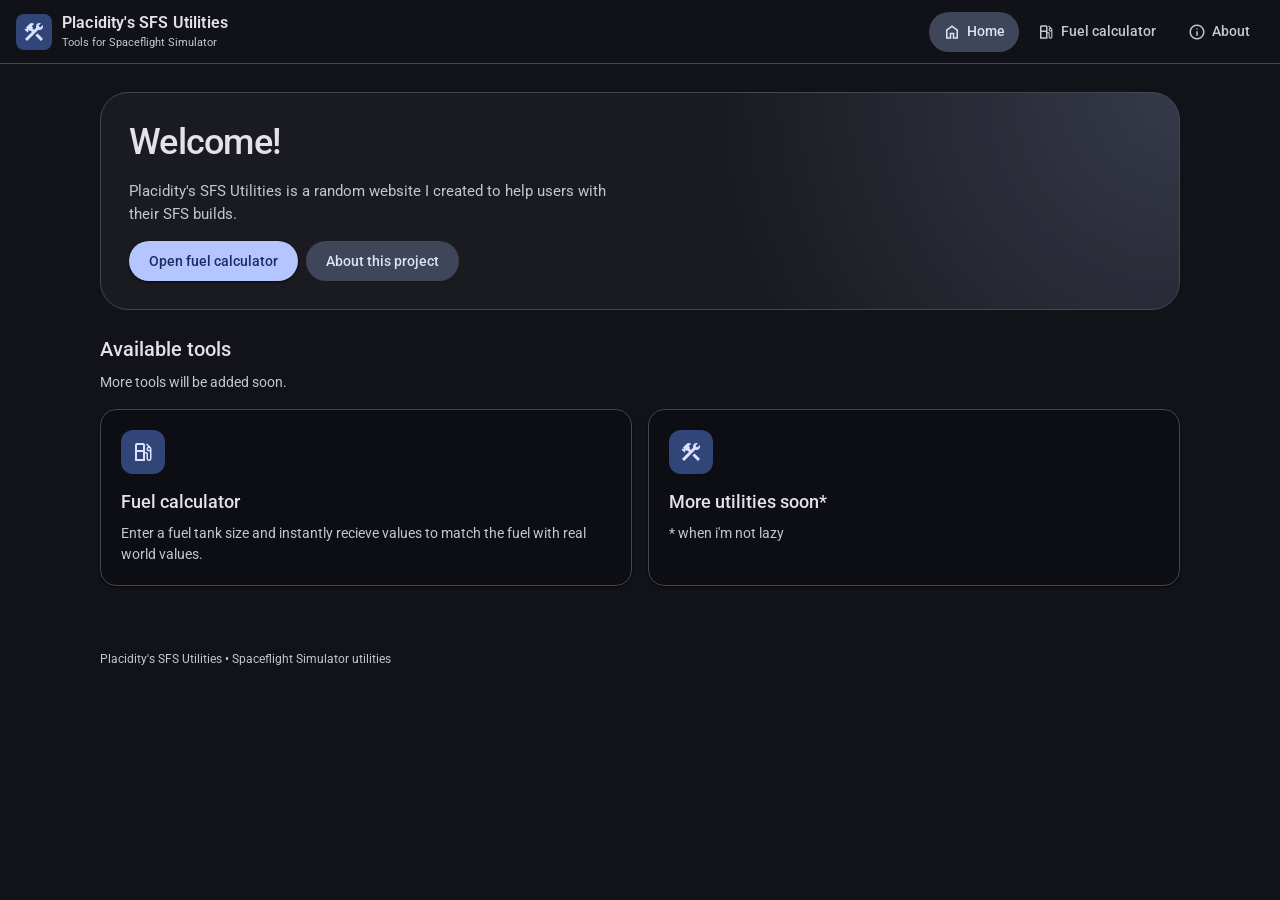
<file: index.html>
<!DOCTYPE html>
<html lang="en">
<head>
  <meta charset="UTF-8" />
  <meta name="viewport" content="width=device-width, initial-scale=1" />
  <title>Placidity's SFS Utilities</title>
  <meta name="description" content="Friendly tools for Spaceflight Simulator. Start with the fuel calculator, then explore more utilities as they land." />
  <link rel="preconnect" href="https://fonts.googleapis.com" />
  <link rel="preconnect" href="https://fonts.gstatic.com" crossorigin />
  <link href="https://fonts.googleapis.com/css2?family=Roboto:wght@400;500;700&family=Roboto+Mono:wght@400;500&display=swap" rel="stylesheet" />
  <link href="https://fonts.googleapis.com/css2?family=Material+Symbols+Outlined:opsz,wght,FILL,GRAD@24,400,0,0" rel="stylesheet" />
  <link rel="stylesheet" href="assets/css/md3.css" />
</head>
<body data-page="home">
  <div data-module="navbar"></div>

  <main class="page">
    <section class="hero">
      <h1>Welcome!</h1>
      <p>
        Placidity's SFS Utilities is a random website I created to help users with their SFS builds.
      </p>
      <div class="button-row">
        <a class="btn btn-filled" href="fuel-calculator.html">Open fuel calculator</a>
        <a class="btn btn-tonal" href="about.html">About this project</a>
      </div>
    </section>

    <section>
      <h2 class="section-title">Available tools</h2>
      <p class="section-copy">More tools will be added soon.</p>
      <div class="card-grid">
        <a class="card interactive card-link" href="fuel-calculator.html">
          <div class="card-icon material-symbols-outlined">local_gas_station</div>
          <h3>Fuel calculator</h3>
          <p>
            Enter a fuel tank size and instantly recieve values to match the fuel with real world values.
          </p>
        </a>
        <div class="card">
          <div class="card-icon material-symbols-outlined">construction</div>
          <h3>More utilities soon*</h3>
          <p>
            * when i'm not lazy
          </p>
        </div>
      </div>
    </section>
  </main>

  <div data-module="footer"></div>

  <script src="assets/js/site.js"></script>
</body>
</html>
</file>
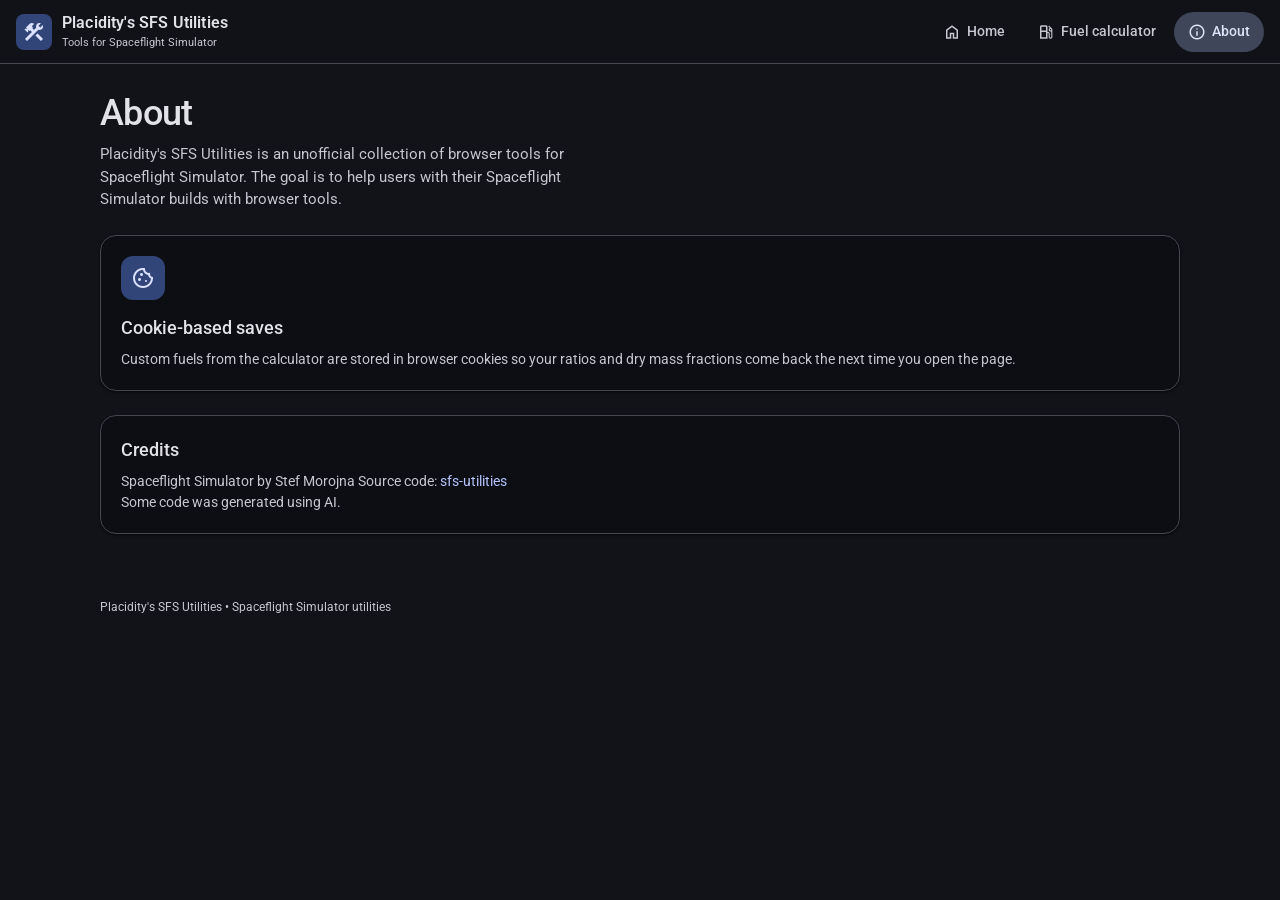
<file: about.html>
<!DOCTYPE html>
<html lang="en">
<head>
  <meta charset="UTF-8" />
  <meta name="viewport" content="width=device-width, initial-scale=1" />
  <title>About · Placidity's SFS Utilities</title>
  <meta name="description" content="About Placidity's SFS Utilities, an unofficial toolkit for Spaceflight Simulator." />
  <link rel="preconnect" href="https://fonts.googleapis.com" />
  <link rel="preconnect" href="https://fonts.gstatic.com" crossorigin />
  <link href="https://fonts.googleapis.com/css2?family=Roboto:wght@400;500;700&family=Roboto+Mono:wght@400;500&display=swap" rel="stylesheet" />
  <link href="https://fonts.googleapis.com/css2?family=Material+Symbols+Outlined:opsz,wght,FILL,GRAD@24,400,0,0" rel="stylesheet" />
  <link rel="stylesheet" href="assets/css/md3.css" />
</head>
<body data-page="about">
  <div data-module="navbar"></div>

  <main class="page">
    <header class="page-header">
      <h1>About</h1>
      <p class="lede">
        Placidity's SFS Utilities is an unofficial collection of browser tools for Spaceflight Simulator.
        The goal is to help users with their Spaceflight Simulator builds with browser tools.
      </p>
    </header>

      <article class="card">
        <div class="card-icon material-symbols-outlined">cookie</div>
        <h3>Cookie-based saves</h3>
        <p>
          Custom fuels from the calculator are stored in browser cookies so your ratios and dry mass fractions come back
          the next time you open the page.
        </p>
      </article>

    <section class="card" style="margin-top: 24px;">
      <h2 class="section-title">Credits</h2>
      <p class="section-copy">
        Spaceflight Simulator by Stef Morojna
        Source code: <a href="https://github.com/MartWaterimp/sfs-utilities" target="_blank" rel="noreferrer">sfs-utilities</a>
      </p>
      <p class="section-copy" style="margin-bottom: 0;">
        Some code was generated using AI.
      </p>
    </section>
  </main>

  <div data-module="footer"></div>

  <script src="assets/js/site.js"></script>
</body>
</html>
</file>
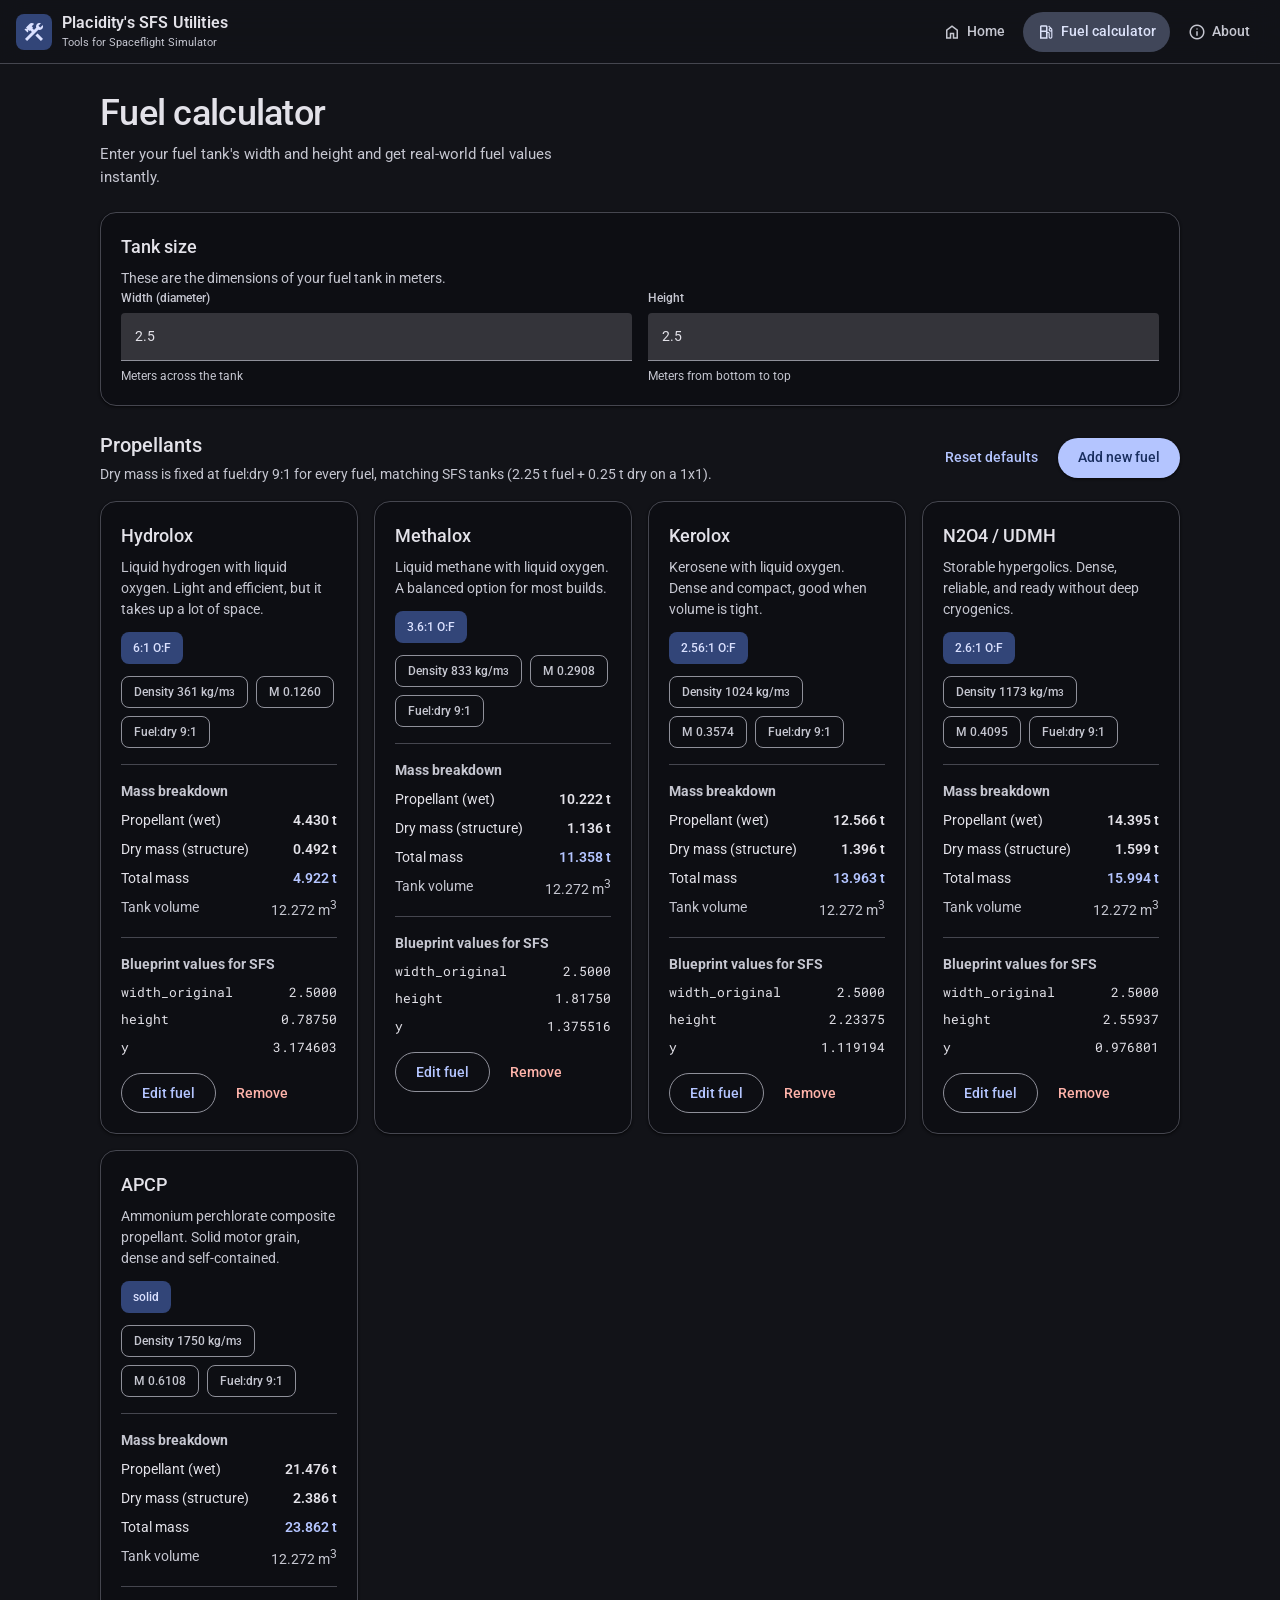
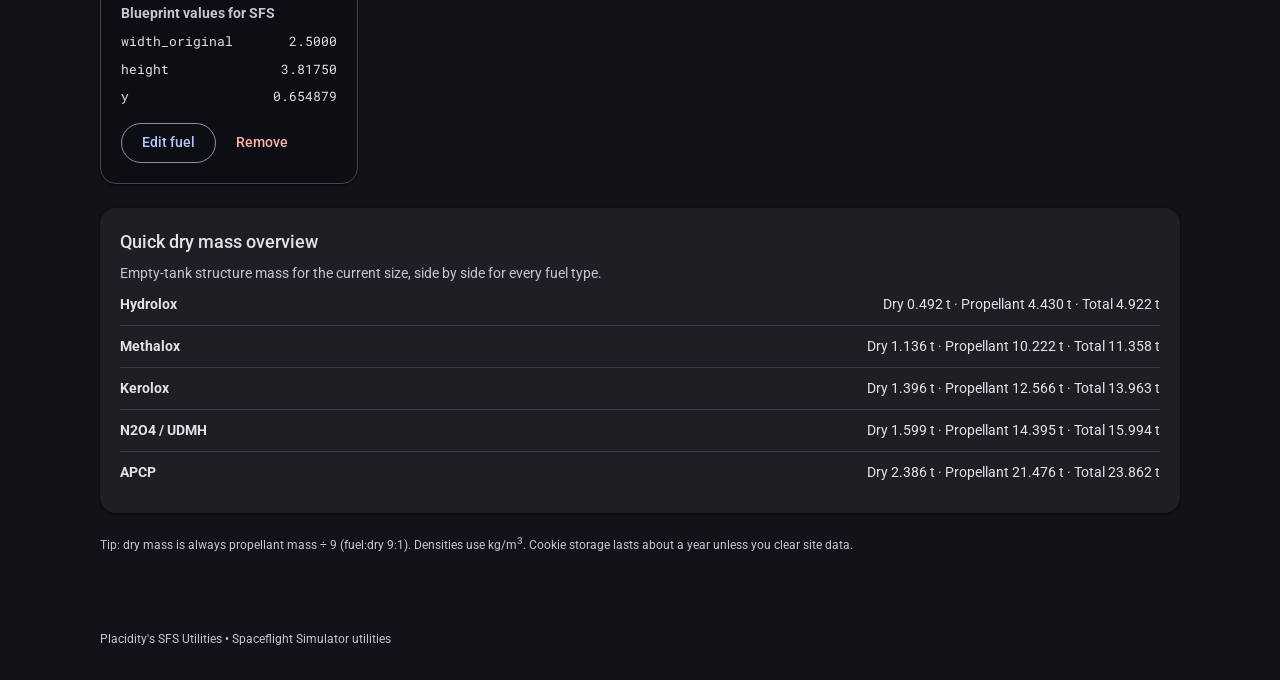
<file: fuel-calculator.html>
<!DOCTYPE html>
<html lang="en">
<head>
  <meta charset="UTF-8" />
  <meta name="viewport" content="width=device-width, initial-scale=1" />
  <title>Fuel Calculator · Placidity's SFS Utilities</title>
  <meta name="description" content="Customize Spaceflight Simulator fuel ratios, densities, and dry mass. Save your propellant list with cookies." />
  <link rel="preconnect" href="https://fonts.googleapis.com" />
  <link rel="preconnect" href="https://fonts.gstatic.com" crossorigin />
  <link href="https://fonts.googleapis.com/css2?family=Roboto:wght@400;500;700&family=Roboto+Mono:wght@400;500&display=swap" rel="stylesheet" />
  <link href="https://fonts.googleapis.com/css2?family=Material+Symbols+Outlined:opsz,wght,FILL,GRAD@24,400,0,0" rel="stylesheet" />
  <link rel="stylesheet" href="assets/css/md3.css" />
</head>
<body data-page="fuel">
  <div data-module="navbar"></div>

  <main class="page">
    <header class="page-header">
      <h1>Fuel calculator</h1>
      <p class="lede">
        Enter your fuel tank's width and height and get real-world fuel values instantly.
      </p>
    </header>

    <section class="card" style="margin-bottom: 24px;">
      <h2 class="section-title">Tank size</h2>
      <p class="section-copy">These are the dimensions of your fuel tank in meters.</p>
      <div class="field-grid">
        <div class="field">
          <label for="tank-width">Width (diameter)</label>
          <input id="tank-width" type="number" min="0" step="0.1" value="2.5" />
          <span class="hint">Meters across the tank</span>
        </div>
        <div class="field">
          <label for="tank-height">Height</label>
          <input id="tank-height" type="number" min="0" step="0.1" value="2.5" />
          <span class="hint">Meters from bottom to top</span>
        </div>
      </div>
    </section>

    <section>
      <div class="toolbar">
        <div>
          <h2 class="section-title" style="margin-bottom: 4px;">Propellants</h2>
          <p class="section-copy" style="margin: 0;">
            Dry mass is fixed at fuel:dry 9:1 for every fuel, matching SFS tanks (2.25 t fuel + 0.25 t dry on a 1x1).
          </p>
        </div>
        <div class="button-row">
          <button type="button" class="btn btn-text" id="reset-fuels-btn">Reset defaults</button>
          <button type="button" class="btn btn-filled" id="add-fuel-btn">Add new fuel</button>
        </div>
      </div>

      <div id="fuel-empty" class="empty-state" hidden>
        No fuels left. Hit "Add new fuel" or "Reset defaults" to bring the list back.
      </div>
      <div id="fuel-grid" class="card-grid"></div>
    </section>

    <section class="card overview">
      <h2 class="section-title">Quick dry mass overview</h2>
      <p class="section-copy">
        Empty-tank structure mass for the current size, side by side for every fuel type.
      </p>
      <div id="dry-overview"></div>
    </section>

    <p class="muted" style="margin-top: 20px; font-size: 12px;">
      Tip: dry mass is always propellant mass ÷ 9 (fuel:dry 9:1). Densities use kg/m<sup>3</sup>.
      Cookie storage lasts about a year unless you clear site data.
    </p>
  </main>

  <div data-module="footer"></div>

  <div class="dialog-backdrop" id="fuel-dialog" aria-hidden="true">
    <div class="dialog" role="dialog" aria-modal="true" aria-labelledby="fuel-dialog-title">
      <h2 id="fuel-dialog-title">Add a new fuel</h2>
      <form id="fuel-form">
        <div class="field-grid">
          <div class="field" style="grid-column: 1 / -1;">
            <label for="fuel-name">Fuel name</label>
            <input id="fuel-name" name="name" type="text" placeholder="e.g. Hydrolox" required />
          </div>
          <div class="field" style="grid-column: 1 / -1;">
            <label for="fuel-description">Short description</label>
            <textarea id="fuel-description" name="description" placeholder="What makes this mix special?"></textarea>
          </div>
          <div class="field" style="grid-column: 1 / -1;">
            <label style="display:flex; align-items:center; gap:8px; cursor:pointer;">
              <input id="fuel-solid" name="solid" type="checkbox" />
              Solid propellant (no O:F ratio)
            </label>
          </div>
          <div class="field">
            <label for="fuel-oxidizer">Oxidizer parts</label>
            <input id="fuel-oxidizer" name="oxidizer" type="number" step="0.01" value="2.5" />
            <span class="hint">Left side of the O:F ratio</span>
          </div>
          <div class="field">
            <label for="fuel-fuel">Fuel parts</label>
            <input id="fuel-fuel" name="fuel" type="number" step="0.01" value="1" required />
            <span class="hint">Right side of the O:F ratio</span>
          </div>
          <div class="field" style="grid-column: 1 / -1;">
            <span class="hint">Mixture ratio preview: <strong id="ratio-preview">2.5:1</strong> (oxidizer : fuel)</span>
          </div>
          <div class="field">
            <label for="fuel-density">Density (kg/m<sup>3</sup>)</label>
            <input id="fuel-density" name="density" type="number" step="1" value="1000" required />
            <span class="hint">Bulk density of the propellant</span>
          </div>
          <div class="field">
            <label for="fuel-m">Mass constant (M)</label>
            <input id="fuel-m" name="M" type="number" step="0.0001" value="0.35" required />
            <span class="hint">Used for SFS blueprint mass scaling</span>
          </div>
          <div class="field" style="grid-column: 1 / -1;">
            <span class="hint">Dry mass is locked to fuel:dry 9:1 for all fuels (SFS tank rule).</span>
          </div>
        </div>
        <div class="dialog-actions">
          <button type="button" class="btn btn-text" id="fuel-cancel-btn">Cancel</button>
          <button type="submit" class="btn btn-filled" id="fuel-save-btn">Save fuel</button>
        </div>
      </form>
    </div>
  </div>

  <script src="assets/js/cookies.js"></script>
  <script src="assets/js/site.js"></script>
  <script src="assets/js/fuel-calculator.js"></script>
</body>
</html>
</file>
<file: assets/css/md3.css>
/* Placidity's SFS Utilities - Material Design 3 */
:root {
  /* Material Design 3 dark theme */
  --md-sys-color-primary: #b4c5ff;
  --md-sys-color-on-primary: #1a2f60;
  --md-sys-color-primary-container: #324578;
  --md-sys-color-on-primary-container: #dbe1ff;
  --md-sys-color-secondary: #c0c6dc;
  --md-sys-color-on-secondary: #2a3042;
  --md-sys-color-secondary-container: #404659;
  --md-sys-color-on-secondary-container: #dce2f9;
  --md-sys-color-tertiary: #e1bbdc;
  --md-sys-color-on-tertiary: #412741;
  --md-sys-color-tertiary-container: #593d58;
  --md-sys-color-on-tertiary-container: #ffd6f8;
  --md-sys-color-error: #ffb4ab;
  --md-sys-color-on-error: #690005;
  --md-sys-color-error-container: #93000a;
  --md-sys-color-on-error-container: #ffdad6;
  --md-sys-color-background: #121318;
  --md-sys-color-on-background: #e3e2e9;
  --md-sys-color-surface: #121318;
  --md-sys-color-on-surface: #e3e2e9;
  --md-sys-color-surface-variant: #45464f;
  --md-sys-color-on-surface-variant: #c5c6d0;
  --md-sys-color-outline: #8f909a;
  --md-sys-color-outline-variant: #45464f;
  --md-sys-color-surface-container-lowest: #0d0e13;
  --md-sys-color-surface-container-low: #1a1b21;
  --md-sys-color-surface-container: #1e1f25;
  --md-sys-color-surface-container-high: #292a2f;
  --md-sys-color-surface-container-highest: #34343a;
  --md-sys-color-inverse-surface: #e3e2e9;
  --md-sys-color-inverse-on-surface: #2f3036;
  --md-sys-color-inverse-primary: #4a5d92;
  --md-sys-shape-corner-extra-small: 4px;
  --md-sys-shape-corner-small: 8px;
  --md-sys-shape-corner-medium: 12px;
  --md-sys-shape-corner-large: 16px;
  --md-sys-shape-corner-extra-large: 28px;
  --md-sys-shape-corner-full: 9999px;
  --md-sys-elevation-1: 0 1px 3px rgba(0, 0, 0, 0.4), 0 1px 2px rgba(0, 0, 0, 0.3);
  --md-sys-elevation-2: 0 2px 6px rgba(0, 0, 0, 0.45), 0 1px 3px rgba(0, 0, 0, 0.35);
  --md-sys-elevation-3: 0 6px 12px rgba(0, 0, 0, 0.5), 0 2px 4px rgba(0, 0, 0, 0.35);
  --site-max-width: 1080px;
  --site-nav-height: 64px;
  color-scheme: dark;
}

*,
*::before,
*::after {
  box-sizing: border-box;
}

html {
  scroll-behavior: smooth;
}

body {
  margin: 0;
  min-height: 100vh;
  font-family: "Roboto", system-ui, -apple-system, sans-serif;
  font-size: 14px;
  line-height: 1.5;
  background: var(--md-sys-color-background);
  color: var(--md-sys-color-on-background);
}

a {
  color: var(--md-sys-color-primary);
  text-decoration: none;
}

a:hover {
  text-decoration: underline;
}

.material-symbols-outlined {
  font-variation-settings: "FILL" 0, "wght" 400, "GRAD" 0, "opsz" 24;
  font-size: 24px;
  line-height: 1;
  user-select: none;
}

.top-app-bar {
  position: sticky;
  top: 0;
  z-index: 100;
  display: flex;
  align-items: center;
  gap: 12px;
  min-height: var(--site-nav-height);
  padding: 0 16px;
  background: color-mix(in srgb, var(--md-sys-color-surface) 88%, transparent);
  backdrop-filter: blur(16px);
  border-bottom: 1px solid var(--md-sys-color-outline-variant);
}

.brand {
  display: flex;
  align-items: center;
  gap: 10px;
  color: var(--md-sys-color-on-surface);
  text-decoration: none;
  min-width: 0;
}

.brand:hover {
  text-decoration: none;
}

.brand-mark {
  width: 36px;
  height: 36px;
  border-radius: var(--md-sys-shape-corner-small);
  display: grid;
  place-items: center;
  background: var(--md-sys-color-primary-container);
  color: var(--md-sys-color-on-primary-container);
  flex-shrink: 0;
}

.brand-text {
  display: flex;
  flex-direction: column;
  min-width: 0;
}

.brand-title {
  font-size: 16px;
  font-weight: 600;
  letter-spacing: 0.01em;
  white-space: nowrap;
  overflow: hidden;
  text-overflow: ellipsis;
}

.brand-subtitle {
  font-size: 11px;
  color: var(--md-sys-color-on-surface-variant);
}

.nav-spacer {
  flex: 1;
}

.nav-links {
  display: flex;
  align-items: center;
  gap: 4px;
  flex-wrap: wrap;
  justify-content: flex-end;
}

.nav-link {
  display: inline-flex;
  align-items: center;
  gap: 6px;
  min-height: 40px;
  padding: 0 14px;
  border-radius: var(--md-sys-shape-corner-full);
  color: var(--md-sys-color-on-surface-variant);
  text-decoration: none;
  font-weight: 500;
  font-size: 14px;
}

.nav-link:hover {
  background: var(--md-sys-color-surface-container-high);
  text-decoration: none;
}

.nav-link.active {
  background: var(--md-sys-color-secondary-container);
  color: var(--md-sys-color-on-secondary-container);
}

.page {
  width: min(100% - 32px, var(--site-max-width));
  margin: 0 auto;
  padding: 28px 0 64px;
}

.hero {
  display: grid;
  gap: 16px;
  padding: 28px;
  margin-bottom: 24px;
  border-radius: var(--md-sys-shape-corner-extra-large);
  background:
    radial-gradient(circle at top right, color-mix(in srgb, var(--md-sys-color-primary) 18%, transparent), transparent 42%),
    var(--md-sys-color-surface-container-low);
  border: 1px solid var(--md-sys-color-outline-variant);
}

.hero h1,
.page-header h1 {
  margin: 0;
  font-size: clamp(1.75rem, 3vw, 2.25rem);
  font-weight: 500;
  letter-spacing: -0.02em;
  line-height: 1.2;
}

.hero p,
.lede {
  margin: 0;
  max-width: 62ch;
  color: var(--md-sys-color-on-surface-variant);
  font-size: 15px;
}

.page-header {
  display: grid;
  gap: 8px;
  margin-bottom: 24px;
}

.section-title {
  margin: 0 0 8px;
  font-size: 20px;
  font-weight: 500;
}

.section-copy {
  margin: 0 0 16px;
  color: var(--md-sys-color-on-surface-variant);
}

.card-grid {
  display: grid;
  grid-template-columns: repeat(auto-fit, minmax(240px, 1fr));
  gap: 16px;
}

.card {
  background: var(--md-sys-color-surface-container-lowest);
  border: 1px solid var(--md-sys-color-outline-variant);
  border-radius: var(--md-sys-shape-corner-large);
  padding: 20px;
  box-shadow: var(--md-sys-elevation-1);
}

.card.interactive {
  transition: box-shadow 160ms ease, transform 160ms ease;
}

.card.interactive:hover {
  box-shadow: var(--md-sys-elevation-2);
  transform: translateY(-1px);
}

.card-link {
  display: block;
  color: inherit;
  text-decoration: none;
  height: 100%;
}

.card-link:hover {
  text-decoration: none;
}

.card-icon {
  width: 44px;
  height: 44px;
  border-radius: var(--md-sys-shape-corner-medium);
  display: grid;
  place-items: center;
  margin-bottom: 14px;
  background: var(--md-sys-color-primary-container);
  color: var(--md-sys-color-on-primary-container);
}

.card h2,
.card h3 {
  margin: 0 0 8px;
  font-size: 18px;
  font-weight: 500;
}

.card p {
  margin: 0;
  color: var(--md-sys-color-on-surface-variant);
}

.chip-row {
  display: flex;
  flex-wrap: wrap;
  gap: 8px;
  margin: 12px 0;
}

.chip {
  display: inline-flex;
  align-items: center;
  min-height: 32px;
  padding: 0 12px;
  border-radius: var(--md-sys-shape-corner-small);
  background: var(--md-sys-color-secondary-container);
  color: var(--md-sys-color-on-secondary-container);
  font-size: 12px;
  font-weight: 500;
}

.chip.outline {
  background: transparent;
  border: 1px solid var(--md-sys-color-outline);
  color: var(--md-sys-color-on-surface-variant);
}

.chip.primary {
  background: var(--md-sys-color-primary-container);
  color: var(--md-sys-color-on-primary-container);
}

.toolbar {
  display: flex;
  flex-wrap: wrap;
  gap: 12px;
  align-items: center;
  justify-content: space-between;
  margin-bottom: 16px;
}

.button-row {
  display: flex;
  flex-wrap: wrap;
  gap: 8px;
}

.btn {
  appearance: none;
  border: none;
  cursor: pointer;
  display: inline-flex;
  align-items: center;
  justify-content: center;
  gap: 8px;
  min-height: 40px;
  padding: 0 20px;
  border-radius: var(--md-sys-shape-corner-full);
  font: inherit;
  font-weight: 500;
  transition: background 140ms ease, box-shadow 140ms ease, color 140ms ease;
}

.btn:disabled {
  opacity: 0.45;
  cursor: not-allowed;
}

.btn-filled {
  background: var(--md-sys-color-primary);
  color: var(--md-sys-color-on-primary);
  box-shadow: var(--md-sys-elevation-1);
}

.btn-filled:hover:not(:disabled) {
  box-shadow: var(--md-sys-elevation-2);
}

.btn-tonal {
  background: var(--md-sys-color-secondary-container);
  color: var(--md-sys-color-on-secondary-container);
}

.btn-outlined {
  background: transparent;
  color: var(--md-sys-color-primary);
  border: 1px solid var(--md-sys-color-outline);
}

.btn-text {
  background: transparent;
  color: var(--md-sys-color-primary);
  padding-inline: 12px;
}

.btn-text.danger,
.btn-text.danger:hover {
  color: var(--md-sys-color-error);
}

.btn-text:hover:not(:disabled),
.btn-outlined:hover:not(:disabled),
.btn-tonal:hover:not(:disabled) {
  background: color-mix(in srgb, var(--md-sys-color-primary) 8%, transparent);
}

.field-grid {
  display: grid;
  grid-template-columns: repeat(auto-fit, minmax(180px, 1fr));
  gap: 16px;
}

.field {
  display: grid;
  gap: 6px;
}

.field label {
  font-size: 12px;
  font-weight: 500;
  color: var(--md-sys-color-on-surface-variant);
}

.field input,
.field textarea {
  width: 100%;
  min-height: 48px;
  padding: 12px 14px;
  border-radius: var(--md-sys-shape-corner-extra-small) var(--md-sys-shape-corner-extra-small) 0 0;
  border: none;
  border-bottom: 1px solid var(--md-sys-color-outline);
  background: var(--md-sys-color-surface-container-highest);
  color: var(--md-sys-color-on-surface);
  font: inherit;
}

.field textarea {
  min-height: 88px;
  resize: vertical;
}

.field input:focus,
.field textarea:focus {
  outline: none;
  border-bottom: 2px solid var(--md-sys-color-primary);
  background: var(--md-sys-color-surface-container-high);
}

.field .hint {
  font-size: 12px;
  color: var(--md-sys-color-on-surface-variant);
}

.stat-list {
  display: grid;
  gap: 8px;
}

.stat-row {
  display: flex;
  justify-content: space-between;
  gap: 12px;
  flex-wrap: wrap;
}

.stat-row strong {
  font-weight: 600;
}

.stat-row.total strong {
  color: var(--md-sys-color-primary);
}

.divider {
  height: 1px;
  margin: 16px 0;
  background: var(--md-sys-color-outline-variant);
  border: 0;
}

.muted {
  color: var(--md-sys-color-on-surface-variant);
}

.mono {
  font-family: "Roboto Mono", ui-monospace, monospace;
  font-size: 13px;
}

.overview {
  margin-top: 24px;
  background: var(--md-sys-color-surface-container);
  border: none;
}

.overview-row {
  display: flex;
  justify-content: space-between;
  gap: 12px;
  flex-wrap: wrap;
  padding: 10px 0;
  border-bottom: 1px solid color-mix(in srgb, var(--md-sys-color-outline-variant) 70%, transparent);
}

.overview-row:last-child {
  border-bottom: none;
}

.footer {
  width: min(100% - 32px, var(--site-max-width));
  margin: 0 auto;
  padding: 0 0 32px;
  color: var(--md-sys-color-on-surface-variant);
  font-size: 12px;
}

.dialog-backdrop {
  position: fixed;
  inset: 0;
  display: none;
  place-items: center;
  padding: 16px;
  background: rgba(0, 0, 0, 0.62);
  z-index: 200;
}

.dialog-backdrop.open {
  display: grid;
}

.dialog {
  width: min(100%, 520px);
  max-height: min(90vh, 760px);
  overflow: auto;
  background: var(--md-sys-color-surface-container-high);
  border-radius: var(--md-sys-shape-corner-extra-large);
  box-shadow: var(--md-sys-elevation-3);
  padding: 24px;
}

.dialog h2 {
  margin: 0 0 16px;
  font-size: 22px;
  font-weight: 500;
}

.dialog-actions {
  display: flex;
  justify-content: flex-end;
  gap: 8px;
  margin-top: 20px;
}

.toast {
  position: fixed;
  left: 50%;
  bottom: 24px;
  transform: translateX(-50%) translateY(20px);
  opacity: 0;
  pointer-events: none;
  background: var(--md-sys-color-inverse-surface);
  color: var(--md-sys-color-inverse-on-surface);
  padding: 12px 18px;
  border-radius: var(--md-sys-shape-corner-small);
  box-shadow: var(--md-sys-elevation-2);
  transition: opacity 180ms ease, transform 180ms ease;
  z-index: 300;
}

.toast.show {
  opacity: 1;
  transform: translateX(-50%) translateY(0);
}

code {
  font-family: "Roboto Mono", ui-monospace, monospace;
  font-size: 0.92em;
  padding: 0.1em 0.35em;
  border-radius: var(--md-sys-shape-corner-extra-small);
  background: var(--md-sys-color-surface-container-highest);
  color: var(--md-sys-color-on-surface);
}

.empty-state {
  padding: 24px;
  border-radius: var(--md-sys-shape-corner-large);
  background: var(--md-sys-color-surface-container);
  color: var(--md-sys-color-on-surface-variant);
}

@media (max-width: 720px) {
  .top-app-bar {
    flex-wrap: wrap;
    padding-top: 10px;
    padding-bottom: 10px;
  }

  .nav-links {
    width: 100%;
    justify-content: flex-start;
  }

  .hero {
    padding: 20px;
  }
}
</file>
